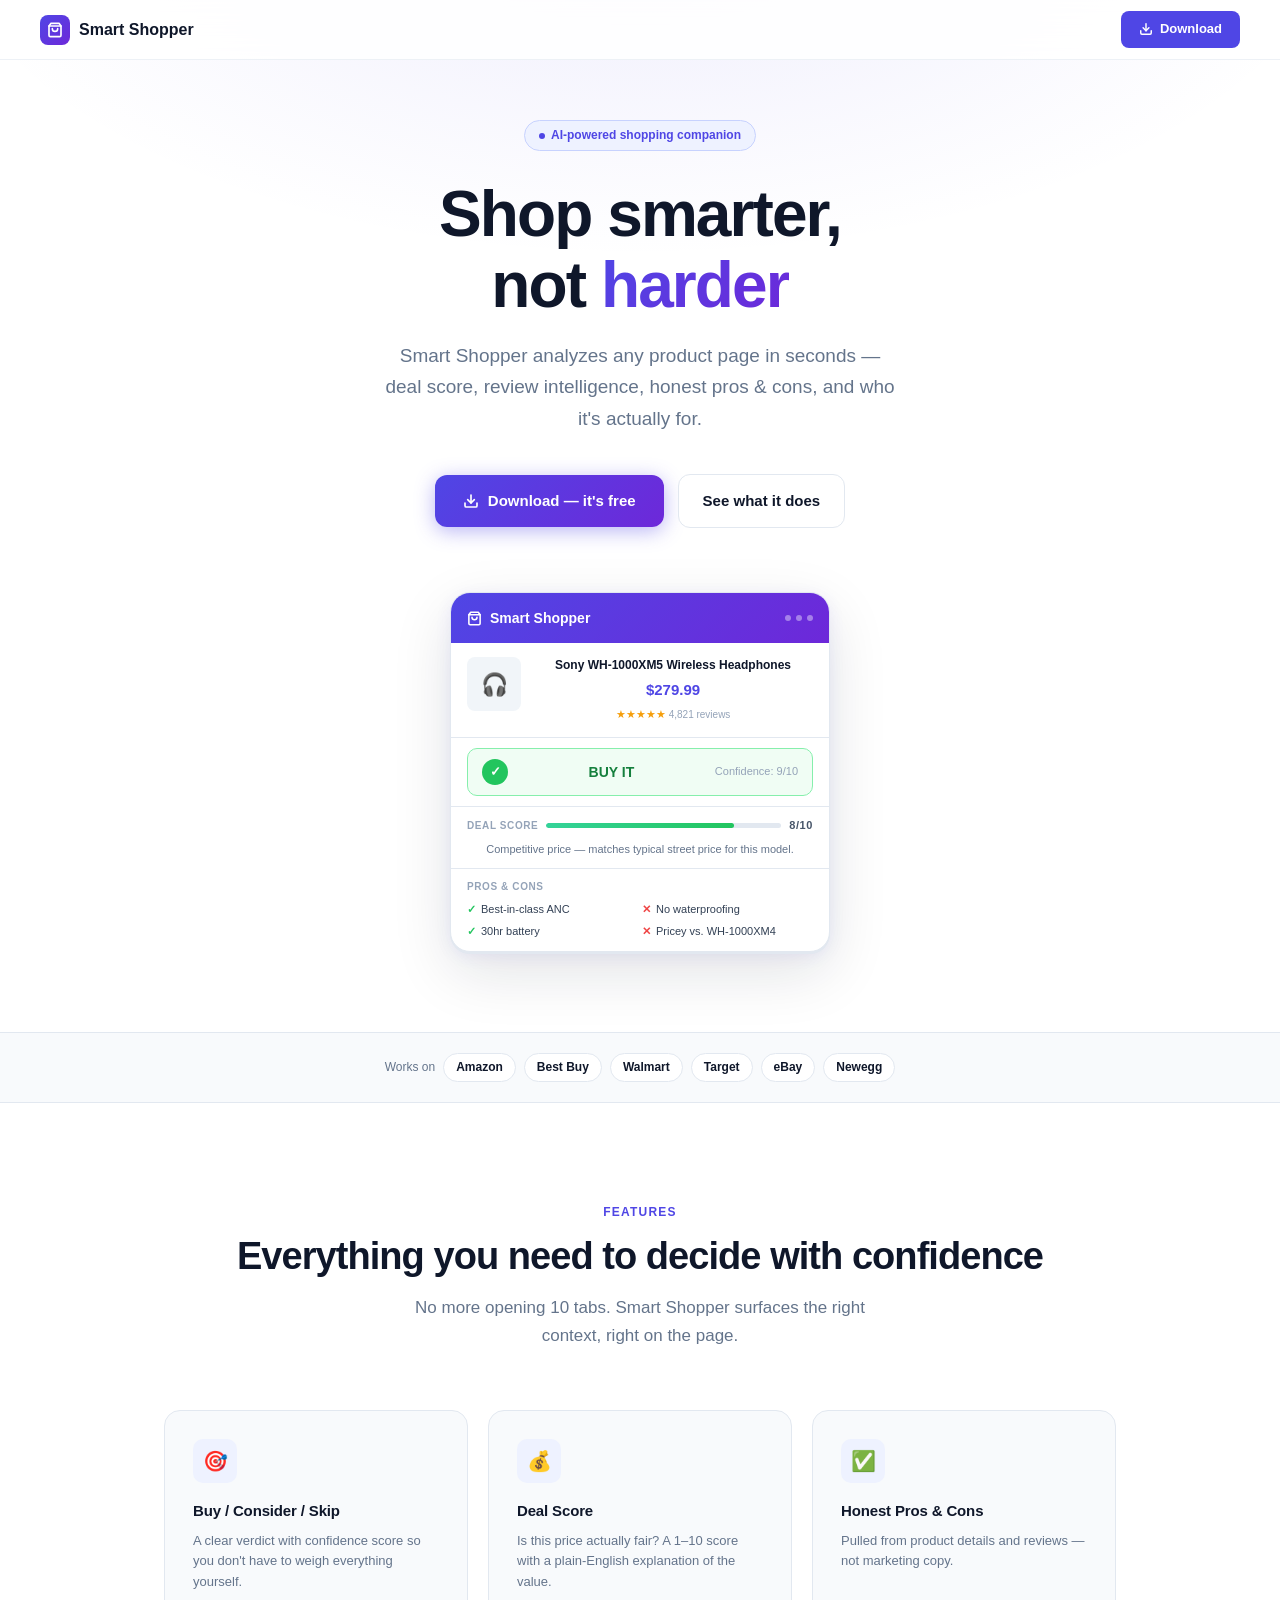
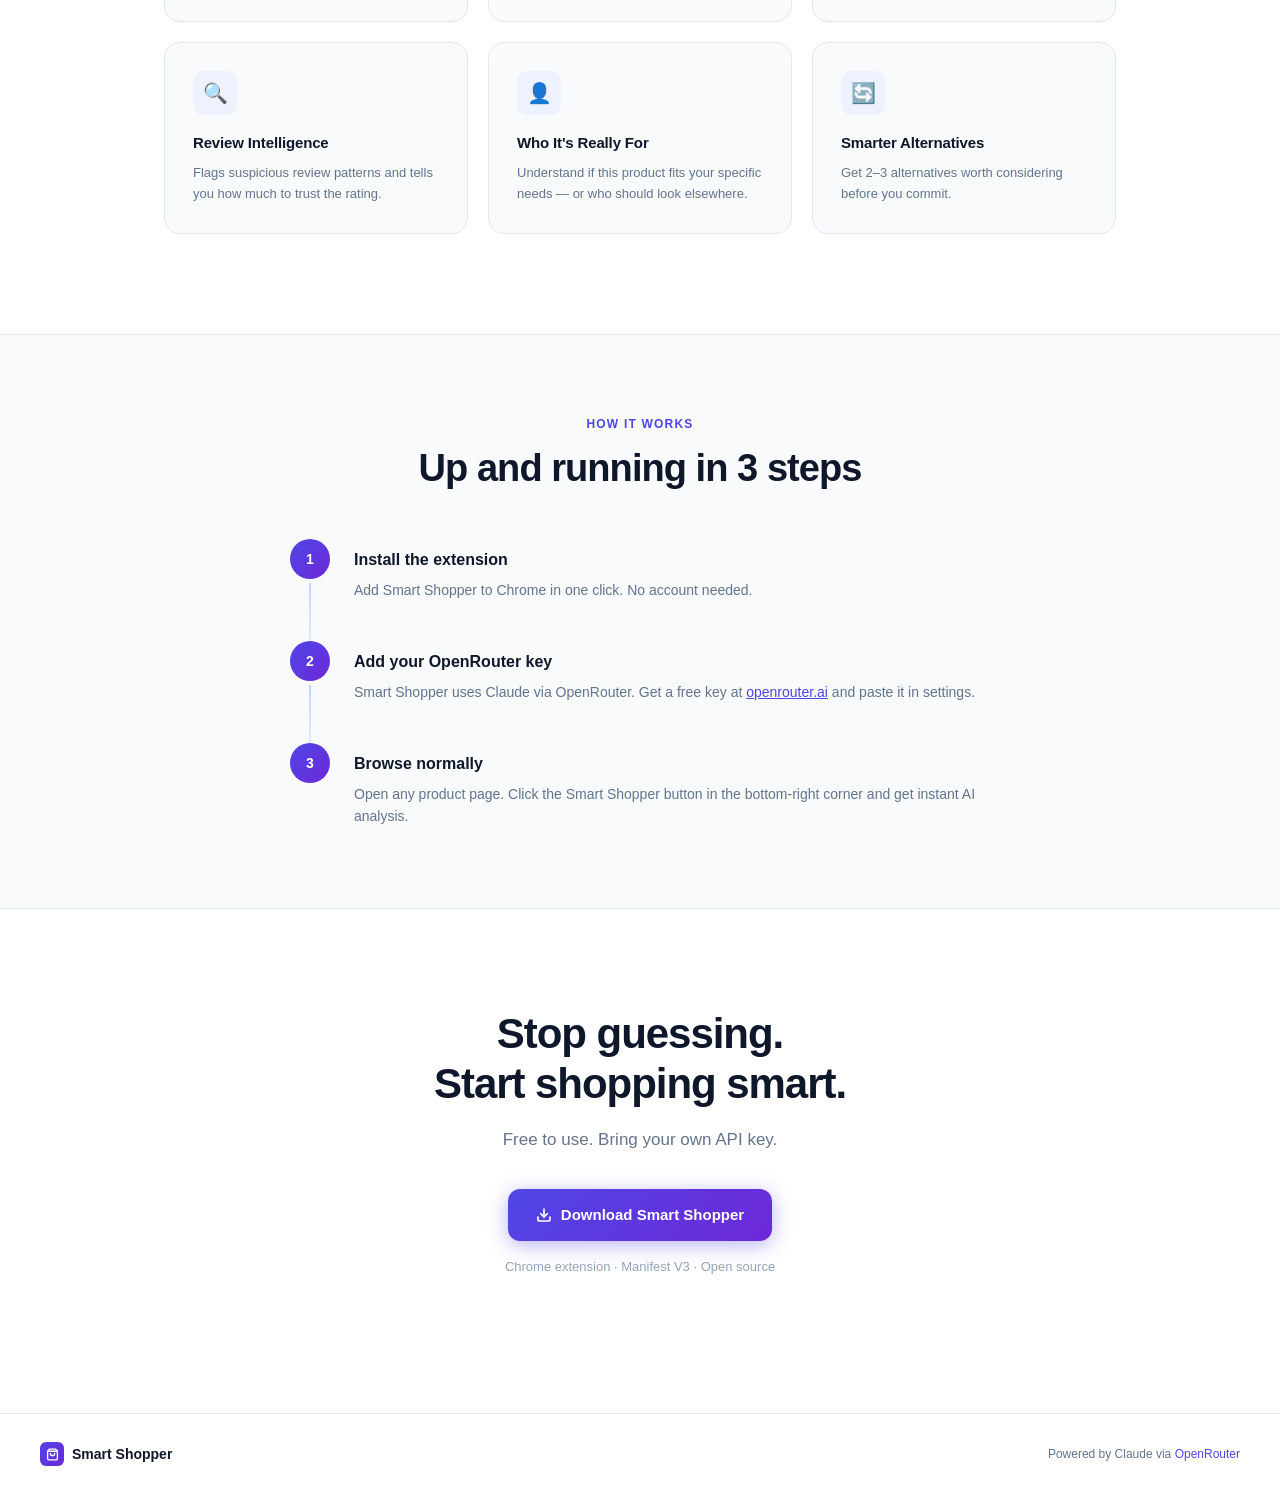
<file: landing/index.html>
<!DOCTYPE html>
<html lang="en">
<head>
  <meta charset="UTF-8" />
  <meta name="viewport" content="width=device-width, initial-scale=1.0" />
  <title>Smart Shopper — AI shopping companion</title>
  <style>
    *, *::before, *::after { box-sizing: border-box; margin: 0; padding: 0; }

    :root {
      --indigo: #4f46e5;
      --indigo-dark: #4338ca;
      --violet: #6d28d9;
      --text: #0f172a;
      --muted: #64748b;
      --border: #e2e8f0;
      --bg: #ffffff;
      --bg-soft: #f8fafc;
    }

    html { scroll-behavior: smooth; }

    body {
      font-family: -apple-system, BlinkMacSystemFont, 'Segoe UI', Roboto, sans-serif;
      color: var(--text);
      background: var(--bg);
      line-height: 1.6;
      -webkit-font-smoothing: antialiased;
    }

    /* ── Nav ─────────────────────────────────────────── */
    nav {
      position: fixed;
      top: 0; left: 0; right: 0;
      z-index: 100;
      display: flex;
      align-items: center;
      justify-content: space-between;
      padding: 0 40px;
      height: 60px;
      background: rgba(255,255,255,0.85);
      backdrop-filter: blur(12px);
      border-bottom: 1px solid rgba(226,232,240,0.6);
    }
    .nav-logo {
      display: flex;
      align-items: center;
      gap: 9px;
      font-weight: 700;
      font-size: 16px;
      color: var(--text);
      text-decoration: none;
    }
    .nav-logo-icon {
      width: 30px; height: 30px;
      background: linear-gradient(135deg, var(--indigo), var(--violet));
      border-radius: 8px;
      display: flex;
      align-items: center;
      justify-content: center;
      color: white;
    }
    .nav-cta {
      display: inline-flex;
      align-items: center;
      gap: 7px;
      padding: 8px 18px;
      background: var(--indigo);
      color: #fff;
      border-radius: 8px;
      font-size: 13px;
      font-weight: 600;
      text-decoration: none;
      transition: background 0.15s, transform 0.1s;
    }
    .nav-cta:hover { background: var(--indigo-dark); transform: translateY(-1px); }

    /* ── Hero ────────────────────────────────────────── */
    .hero {
      min-height: 100vh;
      display: flex;
      flex-direction: column;
      align-items: center;
      justify-content: center;
      text-align: center;
      padding: 120px 24px 80px;
      background: radial-gradient(ellipse 80% 50% at 50% -10%, rgba(79,70,229,0.1) 0%, transparent 70%);
    }
    .hero-badge {
      display: inline-flex;
      align-items: center;
      gap: 6px;
      padding: 5px 14px;
      background: #eef2ff;
      color: var(--indigo);
      border-radius: 99px;
      font-size: 12px;
      font-weight: 600;
      margin-bottom: 28px;
      border: 1px solid #c7d2fe;
    }
    .hero-badge-dot {
      width: 6px; height: 6px;
      background: var(--indigo);
      border-radius: 50%;
      animation: pulse 2s infinite;
    }
    @keyframes pulse {
      0%, 100% { opacity: 1; }
      50% { opacity: 0.4; }
    }
    .hero h1 {
      font-size: clamp(36px, 6vw, 64px);
      font-weight: 800;
      letter-spacing: -0.03em;
      line-height: 1.1;
      max-width: 720px;
      margin-bottom: 20px;
    }
    .hero h1 em {
      font-style: normal;
      background: linear-gradient(135deg, var(--indigo), var(--violet));
      -webkit-background-clip: text;
      -webkit-text-fill-color: transparent;
      background-clip: text;
    }
    .hero-sub {
      font-size: clamp(16px, 2vw, 19px);
      color: var(--muted);
      max-width: 520px;
      margin-bottom: 40px;
      line-height: 1.65;
    }
    .hero-actions {
      display: flex;
      align-items: center;
      gap: 14px;
      flex-wrap: wrap;
      justify-content: center;
      margin-bottom: 64px;
    }
    .btn-primary {
      display: inline-flex;
      align-items: center;
      gap: 9px;
      padding: 14px 28px;
      background: linear-gradient(135deg, var(--indigo), var(--violet));
      color: #fff;
      border-radius: 12px;
      font-size: 15px;
      font-weight: 700;
      text-decoration: none;
      box-shadow: 0 4px 20px rgba(79,70,229,0.4);
      transition: transform 0.15s, box-shadow 0.15s;
    }
    .btn-primary:hover {
      transform: translateY(-2px);
      box-shadow: 0 8px 28px rgba(79,70,229,0.5);
    }
    .btn-secondary {
      display: inline-flex;
      align-items: center;
      gap: 8px;
      padding: 14px 24px;
      background: var(--bg);
      color: var(--text);
      border-radius: 12px;
      font-size: 15px;
      font-weight: 600;
      text-decoration: none;
      border: 1.5px solid var(--border);
      transition: border-color 0.15s, background 0.15s;
    }
    .btn-secondary:hover { border-color: #a5b4fc; background: #fafbff; }

    /* ── Panel preview ───────────────────────────────── */
    .hero-preview {
      width: 100%;
      max-width: 380px;
      background: #fff;
      border-radius: 20px;
      box-shadow: 0 2px 0 0 #e2e8f0, 0 20px 60px rgba(15,23,42,0.12), 0 4px 16px rgba(79,70,229,0.08);
      overflow: hidden;
      border: 1px solid var(--border);
    }
    .preview-header {
      padding: 14px 16px;
      background: linear-gradient(135deg, var(--indigo), var(--violet));
      color: #fff;
      display: flex;
      align-items: center;
      justify-content: space-between;
    }
    .preview-header-logo {
      display: flex;
      align-items: center;
      gap: 8px;
      font-weight: 700;
      font-size: 14px;
    }
    .preview-header-dots { display: flex; gap: 5px; }
    .preview-header-dots span {
      width: 6px; height: 6px;
      background: rgba(255,255,255,0.4);
      border-radius: 50%;
    }
    .preview-product {
      display: flex;
      gap: 12px;
      padding: 14px 16px;
      border-bottom: 1px solid var(--border);
      background: #fff;
    }
    .preview-thumb {
      width: 54px; height: 54px;
      background: #f1f5f9;
      border-radius: 8px;
      flex-shrink: 0;
      display: flex;
      align-items: center;
      justify-content: center;
      font-size: 22px;
    }
    .preview-product-info { flex: 1; }
    .preview-product-name {
      font-size: 12px;
      font-weight: 600;
      color: var(--text);
      margin-bottom: 4px;
      line-height: 1.35;
    }
    .preview-product-price { font-size: 15px; font-weight: 700; color: var(--indigo); margin-bottom: 4px; }
    .preview-stars { color: #f59e0b; font-size: 11px; }
    .preview-verdict {
      display: flex;
      align-items: center;
      gap: 10px;
      margin: 10px 16px;
      padding: 10px 14px;
      background: #f0fdf4;
      border: 1.5px solid #86efac;
      border-radius: 10px;
    }
    .preview-verdict-badge {
      width: 26px; height: 26px;
      background: #22c55e;
      border-radius: 50%;
      display: flex;
      align-items: center;
      justify-content: center;
      color: #fff;
      font-size: 13px;
      font-weight: 700;
      flex-shrink: 0;
    }
    .preview-verdict-label { font-size: 14px; font-weight: 800; color: #15803d; flex: 1; }
    .preview-verdict-conf { font-size: 11px; color: #94a3b8; }
    .preview-row {
      padding: 10px 16px;
      border-top: 1px solid var(--border);
    }
    .preview-row-label {
      font-size: 10px;
      font-weight: 700;
      text-transform: uppercase;
      letter-spacing: 0.06em;
      color: #94a3b8;
      margin-bottom: 6px;
      display: flex;
      align-items: center;
      gap: 8px;
    }
    .preview-bar-wrap { flex: 1; height: 5px; background: #e2e8f0; border-radius: 99px; overflow: hidden; }
    .preview-bar { height: 100%; background: linear-gradient(90deg, #34d399, #22c55e); border-radius: 99px; }
    .preview-score { font-size: 11px; font-weight: 700; color: #475569; }
    .preview-pros-cons {
      display: grid;
      grid-template-columns: 1fr 1fr;
      gap: 4px;
    }
    .preview-item {
      display: flex;
      gap: 5px;
      font-size: 11px;
      color: #334155;
      align-items: flex-start;
    }
    .preview-check { color: #22c55e; font-weight: 700; }
    .preview-x     { color: #ef4444; font-weight: 700; }

    /* ── Sites ───────────────────────────────────────── */
    .sites-strip {
      padding: 20px 40px;
      border-top: 1px solid var(--border);
      border-bottom: 1px solid var(--border);
      background: var(--bg-soft);
      display: flex;
      align-items: center;
      justify-content: center;
      gap: 8px;
      flex-wrap: wrap;
    }
    .sites-strip-label { font-size: 12px; color: var(--muted); font-weight: 500; }
    .site-pill {
      font-size: 12px;
      font-weight: 600;
      padding: 4px 12px;
      background: #fff;
      border: 1px solid var(--border);
      border-radius: 99px;
      color: var(--text);
    }

    /* ── Features ────────────────────────────────────── */
    .features {
      padding: 100px 24px;
      max-width: 1000px;
      margin: 0 auto;
    }
    .section-label {
      font-size: 12px;
      font-weight: 700;
      text-transform: uppercase;
      letter-spacing: 0.1em;
      color: var(--indigo);
      text-align: center;
      margin-bottom: 12px;
    }
    .section-title {
      font-size: clamp(26px, 4vw, 38px);
      font-weight: 800;
      letter-spacing: -0.025em;
      text-align: center;
      margin-bottom: 14px;
      line-height: 1.2;
    }
    .section-sub {
      font-size: 17px;
      color: var(--muted);
      text-align: center;
      max-width: 500px;
      margin: 0 auto 60px;
      line-height: 1.65;
    }
    .features-grid {
      display: grid;
      grid-template-columns: repeat(auto-fit, minmax(280px, 1fr));
      gap: 20px;
    }
    .feature-card {
      padding: 28px;
      background: var(--bg-soft);
      border-radius: 16px;
      border: 1px solid var(--border);
      transition: border-color 0.2s, box-shadow 0.2s;
    }
    .feature-card:hover {
      border-color: #a5b4fc;
      box-shadow: 0 4px 20px rgba(79,70,229,0.08);
    }
    .feature-icon {
      width: 44px; height: 44px;
      background: #eef2ff;
      border-radius: 10px;
      display: flex;
      align-items: center;
      justify-content: center;
      font-size: 20px;
      margin-bottom: 16px;
    }
    .feature-card h3 {
      font-size: 15px;
      font-weight: 700;
      margin-bottom: 8px;
      letter-spacing: -0.01em;
    }
    .feature-card p { font-size: 13px; color: var(--muted); line-height: 1.6; }

    /* ── How it works ────────────────────────────────── */
    .how {
      padding: 80px 24px;
      background: var(--bg-soft);
      border-top: 1px solid var(--border);
      border-bottom: 1px solid var(--border);
    }
    .how-inner {
      max-width: 700px;
      margin: 0 auto;
    }
    .steps {
      display: flex;
      flex-direction: column;
      gap: 0;
      margin-top: 48px;
    }
    .step {
      display: flex;
      gap: 24px;
      align-items: flex-start;
      position: relative;
    }
    .step:not(:last-child)::after {
      content: '';
      position: absolute;
      left: 19px;
      top: 44px;
      width: 2px;
      height: calc(100% - 4px);
      background: linear-gradient(to bottom, #c7d2fe, transparent);
    }
    .step-num {
      width: 40px; height: 40px;
      background: linear-gradient(135deg, var(--indigo), var(--violet));
      color: #fff;
      border-radius: 50%;
      display: flex;
      align-items: center;
      justify-content: center;
      font-size: 14px;
      font-weight: 800;
      flex-shrink: 0;
      z-index: 1;
    }
    .step-body { padding: 8px 0 40px; }
    .step-body h3 { font-size: 16px; font-weight: 700; margin-bottom: 6px; }
    .step-body p { font-size: 14px; color: var(--muted); line-height: 1.6; }

    /* ── CTA ─────────────────────────────────────────── */
    .cta {
      padding: 100px 24px;
      text-align: center;
    }
    .cta h2 {
      font-size: clamp(28px, 4vw, 42px);
      font-weight: 800;
      letter-spacing: -0.025em;
      margin-bottom: 16px;
      line-height: 1.2;
    }
    .cta p { font-size: 17px; color: var(--muted); margin-bottom: 36px; }

    /* ── Footer ──────────────────────────────────────── */
    footer {
      padding: 28px 40px;
      border-top: 1px solid var(--border);
      display: flex;
      align-items: center;
      justify-content: space-between;
      flex-wrap: wrap;
      gap: 12px;
    }
    .footer-logo {
      display: flex;
      align-items: center;
      gap: 8px;
      font-weight: 700;
      font-size: 14px;
      color: var(--text);
    }
    .footer-note { font-size: 12px; color: var(--muted); }
    .footer-note a { color: var(--indigo); text-decoration: none; }
    .footer-note a:hover { text-decoration: underline; }

    @media (max-width: 600px) {
      nav { padding: 0 20px; }
      .hero { padding: 100px 20px 60px; }
      .features { padding: 64px 20px; }
      footer { padding: 24px 20px; }
      .sites-strip { padding: 16px 20px; }
    }
  </style>
</head>
<body>

  <!-- Nav -->
  <nav>
    <a class="nav-logo" href="#">
      <div class="nav-logo-icon">
        <svg width="16" height="16" viewBox="0 0 24 24" fill="none" stroke="white" stroke-width="2.5" stroke-linecap="round" stroke-linejoin="round">
          <path d="M6 2L3 6v14a2 2 0 002 2h14a2 2 0 002-2V6l-3-4z"/>
          <line x1="3" y1="6" x2="21" y2="6"/>
          <path d="M16 10a4 4 0 01-8 0"/>
        </svg>
      </div>
      Smart Shopper
    </a>
    <a class="nav-cta" href="https://github.com/annnsvm/ai-week-project4-smart-shopper-anna/archive/refs/heads/main.zip">
      <svg width="14" height="14" viewBox="0 0 24 24" fill="none" stroke="currentColor" stroke-width="2.5" stroke-linecap="round" stroke-linejoin="round"><path d="M21 15v4a2 2 0 01-2 2H5a2 2 0 01-2-2v-4"/><polyline points="7 10 12 15 17 10"/><line x1="12" y1="15" x2="12" y2="3"/></svg>
      Download
    </a>
  </nav>

  <!-- Hero -->
  <section class="hero">
    <div class="hero-badge">
      <span class="hero-badge-dot"></span>
      AI-powered shopping companion
    </div>

    <h1>Shop smarter,<br />not <em>harder</em></h1>

    <p class="hero-sub">
      Smart Shopper analyzes any product page in seconds — deal score, review intelligence, honest pros & cons, and who it's actually for.
    </p>

    <div class="hero-actions">
      <a class="btn-primary" href="#install">
        <svg width="16" height="16" viewBox="0 0 24 24" fill="none" stroke="currentColor" stroke-width="2.5" stroke-linecap="round" stroke-linejoin="round"><path d="M21 15v4a2 2 0 01-2 2H5a2 2 0 01-2-2v-4"/><polyline points="7 10 12 15 17 10"/><line x1="12" y1="15" x2="12" y2="3"/></svg>
        Download — it's free
      </a>
      <a class="btn-secondary" href="#features">See what it does</a>
    </div>

    <!-- Panel mockup -->
    <div class="hero-preview">
      <div class="preview-header">
        <div class="preview-header-logo">
          <svg width="15" height="15" viewBox="0 0 24 24" fill="none" stroke="white" stroke-width="2.5" stroke-linecap="round" stroke-linejoin="round">
            <path d="M6 2L3 6v14a2 2 0 002 2h14a2 2 0 002-2V6l-3-4z"/>
            <line x1="3" y1="6" x2="21" y2="6"/>
            <path d="M16 10a4 4 0 01-8 0"/>
          </svg>
          Smart Shopper
        </div>
        <div class="preview-header-dots">
          <span></span><span></span><span></span>
        </div>
      </div>

      <div class="preview-product">
        <div class="preview-thumb">🎧</div>
        <div class="preview-product-info">
          <div class="preview-product-name">Sony WH-1000XM5 Wireless Headphones</div>
          <div class="preview-product-price">$279.99</div>
          <div class="preview-stars">★★★★★ <span style="color:#94a3b8;font-size:10px">4,821 reviews</span></div>
        </div>
      </div>

      <div class="preview-verdict">
        <div class="preview-verdict-badge">✓</div>
        <div class="preview-verdict-label">BUY IT</div>
        <div class="preview-verdict-conf">Confidence: 9/10</div>
      </div>

      <div class="preview-row">
        <div class="preview-row-label">
          Deal Score
          <div class="preview-bar-wrap"><div class="preview-bar" style="width:80%"></div></div>
          <span class="preview-score">8/10</span>
        </div>
        <div style="font-size:11px;color:#64748b">Competitive price — matches typical street price for this model.</div>
      </div>

      <div class="preview-row">
        <div class="preview-row-label">Pros & Cons</div>
        <div class="preview-pros-cons">
          <div class="preview-item"><span class="preview-check">✓</span> Best-in-class ANC</div>
          <div class="preview-item"><span class="preview-x">✕</span> No waterproofing</div>
          <div class="preview-item"><span class="preview-check">✓</span> 30hr battery</div>
          <div class="preview-item"><span class="preview-x">✕</span> Pricey vs. WH-1000XM4</div>
        </div>
      </div>
    </div>
  </section>

  <!-- Supported sites -->
  <div class="sites-strip">
    <span class="sites-strip-label">Works on</span>
    <span class="site-pill">Amazon</span>
    <span class="site-pill">Best Buy</span>
    <span class="site-pill">Walmart</span>
    <span class="site-pill">Target</span>
    <span class="site-pill">eBay</span>
    <span class="site-pill">Newegg</span>
  </div>

  <!-- Features -->
  <section class="features" id="features">
    <div class="section-label">Features</div>
    <h2 class="section-title">Everything you need to decide with confidence</h2>
    <p class="section-sub">No more opening 10 tabs. Smart Shopper surfaces the right context, right on the page.</p>

    <div class="features-grid">
      <div class="feature-card">
        <div class="feature-icon">🎯</div>
        <h3>Buy / Consider / Skip</h3>
        <p>A clear verdict with confidence score so you don't have to weigh everything yourself.</p>
      </div>
      <div class="feature-card">
        <div class="feature-icon">💰</div>
        <h3>Deal Score</h3>
        <p>Is this price actually fair? A 1–10 score with a plain-English explanation of the value.</p>
      </div>
      <div class="feature-card">
        <div class="feature-icon">✅</div>
        <h3>Honest Pros & Cons</h3>
        <p>Pulled from product details and reviews — not marketing copy.</p>
      </div>
      <div class="feature-card">
        <div class="feature-icon">🔍</div>
        <h3>Review Intelligence</h3>
        <p>Flags suspicious review patterns and tells you how much to trust the rating.</p>
      </div>
      <div class="feature-card">
        <div class="feature-icon">👤</div>
        <h3>Who It's Really For</h3>
        <p>Understand if this product fits your specific needs — or who should look elsewhere.</p>
      </div>
      <div class="feature-card">
        <div class="feature-icon">🔄</div>
        <h3>Smarter Alternatives</h3>
        <p>Get 2–3 alternatives worth considering before you commit.</p>
      </div>
    </div>
  </section>

  <!-- How it works -->
  <section class="how">
    <div class="how-inner">
      <div class="section-label">How it works</div>
      <h2 class="section-title" style="text-align:center">Up and running in 3 steps</h2>

      <div class="steps">
        <div class="step">
          <div class="step-num">1</div>
          <div class="step-body">
            <h3>Install the extension</h3>
            <p>Add Smart Shopper to Chrome in one click. No account needed.</p>
          </div>
        </div>
        <div class="step">
          <div class="step-num">2</div>
          <div class="step-body">
            <h3>Add your OpenRouter key</h3>
            <p>Smart Shopper uses Claude via OpenRouter. Get a free key at <a href="https://openrouter.ai/keys" target="_blank" style="color:var(--indigo)">openrouter.ai</a> and paste it in settings.</p>
          </div>
        </div>
        <div class="step">
          <div class="step-num">3</div>
          <div class="step-body" style="padding-bottom:0">
            <h3>Browse normally</h3>
            <p>Open any product page. Click the Smart Shopper button in the bottom-right corner and get instant AI analysis.</p>
          </div>
        </div>
      </div>
    </div>
  </section>

  <!-- CTA -->
  <section class="cta" id="install">
    <h2>Stop guessing.<br />Start shopping smart.</h2>
    <p>Free to use. Bring your own API key.</p>
    <a class="btn-primary" href="https://github.com/annnsvm/ai-week-project4-smart-shopper-anna/archive/refs/heads/main.zip">
      <svg width="16" height="16" viewBox="0 0 24 24" fill="none" stroke="currentColor" stroke-width="2.5" stroke-linecap="round" stroke-linejoin="round"><path d="M21 15v4a2 2 0 01-2 2H5a2 2 0 01-2-2v-4"/><polyline points="7 10 12 15 17 10"/><line x1="12" y1="15" x2="12" y2="3"/></svg>
      Download Smart Shopper
    </a>
    <p style="margin-top:16px;font-size:13px;color:#94a3b8">
      Chrome extension · Manifest V3 · Open source
    </p>
  </section>

  <!-- Footer -->
  <footer>
    <div class="footer-logo">
      <div style="width:24px;height:24px;background:linear-gradient(135deg,#4f46e5,#6d28d9);border-radius:6px;display:flex;align-items:center;justify-content:center;">
        <svg width="13" height="13" viewBox="0 0 24 24" fill="none" stroke="white" stroke-width="2.5" stroke-linecap="round" stroke-linejoin="round">
          <path d="M6 2L3 6v14a2 2 0 002 2h14a2 2 0 002-2V6l-3-4z"/>
          <line x1="3" y1="6" x2="21" y2="6"/>
          <path d="M16 10a4 4 0 01-8 0"/>
        </svg>
      </div>
      Smart Shopper
    </div>
    <span class="footer-note">Powered by Claude via <a href="https://openrouter.ai" target="_blank">OpenRouter</a></span>
  </footer>

</body>
</html>
</file>
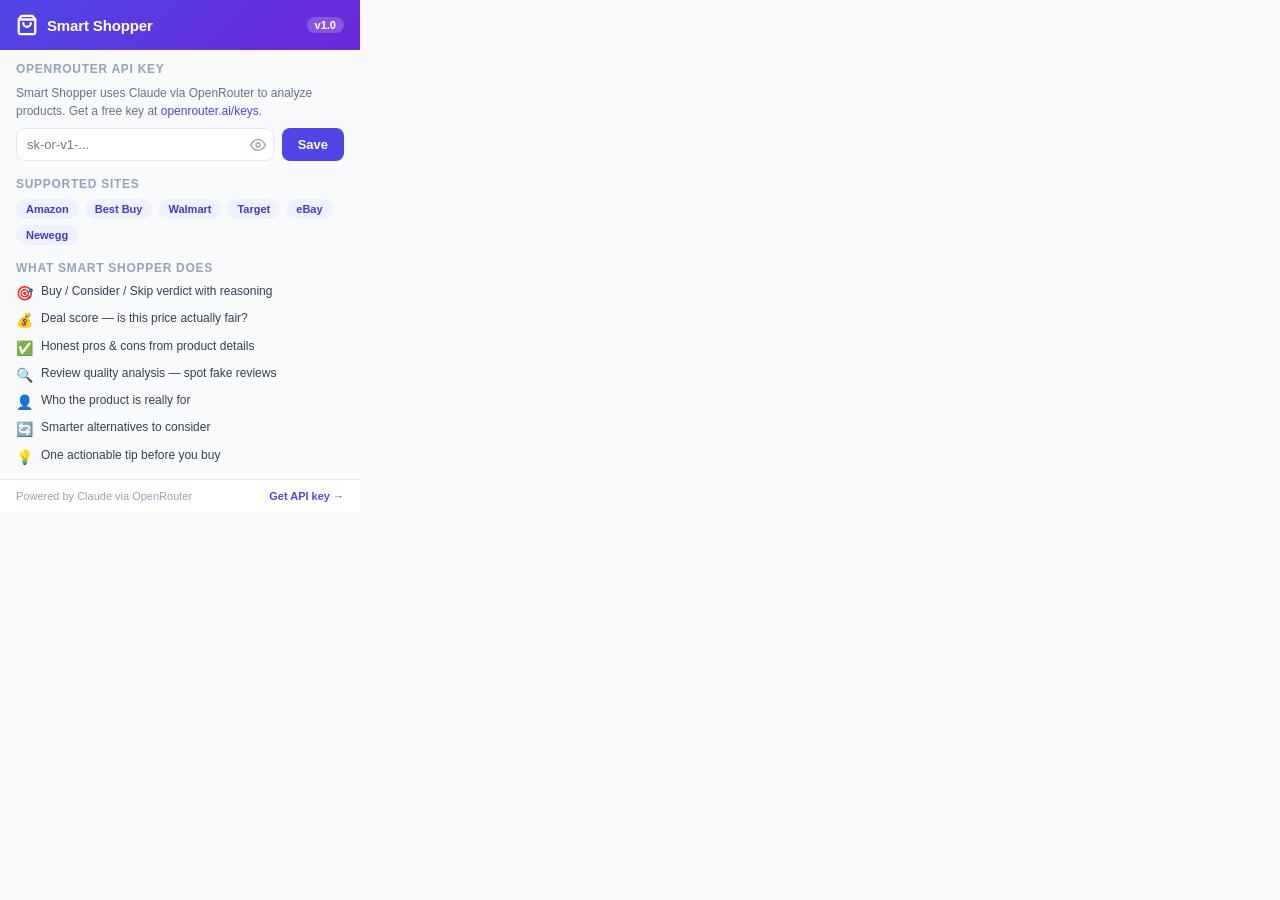
<file: extension/popup.html>
<!DOCTYPE html>
<html lang="en">
<head>
  <meta charset="UTF-8" />
  <meta name="viewport" content="width=device-width, initial-scale=1.0" />
  <title>Smart Shopper</title>
  <link rel="stylesheet" href="popup.css" />
</head>
<body>
  <div class="popup">
    <header class="popup-header">
      <div class="popup-logo">
        <svg width="22" height="22" viewBox="0 0 24 24" fill="none" stroke="currentColor" stroke-width="2.5" stroke-linecap="round" stroke-linejoin="round">
          <path d="M6 2L3 6v14a2 2 0 002 2h14a2 2 0 002-2V6l-3-4z"/>
          <line x1="3" y1="6" x2="21" y2="6"/>
          <path d="M16 10a4 4 0 01-8 0"/>
        </svg>
        <span>Smart Shopper</span>
      </div>
      <span class="popup-version">v1.0</span>
    </header>

    <main class="popup-body">
      <!-- Status banner -->
      <div id="status-banner" class="status-banner status-banner--hidden"></div>

      <!-- API Key section -->
      <section class="section">
        <div class="section-header">
          <h2 class="section-title">OpenRouter API Key</h2>
          <span id="key-status" class="key-status"></span>
        </div>
        <p class="section-desc">
          Smart Shopper uses Claude via OpenRouter to analyze products.
          Get a free key at <a href="https://openrouter.ai/keys" target="_blank">openrouter.ai/keys</a>.
        </p>
        <div class="input-row">
          <div class="input-wrap">
            <input
              type="password"
              id="api-key-input"
              class="input"
              placeholder="sk-or-v1-..."
              autocomplete="off"
              spellcheck="false"
            />
            <button class="input-toggle" id="toggle-visibility" title="Show/hide key">
              <svg id="eye-icon" width="16" height="16" viewBox="0 0 24 24" fill="none" stroke="currentColor" stroke-width="2" stroke-linecap="round" stroke-linejoin="round">
                <path d="M1 12s4-8 11-8 11 8 11 8-4 8-11 8-11-8-11-8z"/><circle cx="12" cy="12" r="3"/>
              </svg>
            </button>
          </div>
          <button class="btn btn--primary" id="save-key-btn">Save</button>
        </div>
      </section>

      <!-- Supported sites -->
      <section class="section">
        <h2 class="section-title">Supported Sites</h2>
        <div class="sites-grid">
          <div class="site-chip">Amazon</div>
          <div class="site-chip">Best Buy</div>
          <div class="site-chip">Walmart</div>
          <div class="site-chip">Target</div>
          <div class="site-chip">eBay</div>
          <div class="site-chip">Newegg</div>
        </div>
      </section>

      <!-- What you get -->
      <section class="section">
        <h2 class="section-title">What Smart Shopper does</h2>
        <ul class="feature-list">
          <li><span class="feat-icon">🎯</span> Buy / Consider / Skip verdict with reasoning</li>
          <li><span class="feat-icon">💰</span> Deal score — is this price actually fair?</li>
          <li><span class="feat-icon">✅</span> Honest pros & cons from product details</li>
          <li><span class="feat-icon">🔍</span> Review quality analysis — spot fake reviews</li>
          <li><span class="feat-icon">👤</span> Who the product is really for</li>
          <li><span class="feat-icon">🔄</span> Smarter alternatives to consider</li>
          <li><span class="feat-icon">💡</span> One actionable tip before you buy</li>
        </ul>
      </section>
    </main>

    <footer class="popup-footer">
      <span>Powered by Claude via OpenRouter</span>
      <a href="https://openrouter.ai/keys" target="_blank">Get API key →</a>
    </footer>
  </div>

  <script src="popup.js"></script>
</body>
</html>
</file>
<file: extension/popup.css>
/* Smart Shopper — popup styles */

*, *::before, *::after { box-sizing: border-box; }

body {
  margin: 0;
  font-family: -apple-system, BlinkMacSystemFont, 'Segoe UI', Roboto, sans-serif;
  font-size: 13px;
  color: #1e293b;
  background: #f8fafc;
  min-width: 340px;
  max-width: 360px;
}

.popup {
  display: flex;
  flex-direction: column;
  min-height: 100%;
}

/* ── Header ─────────────────────────────────────────────────── */
.popup-header {
  display: flex;
  align-items: center;
  justify-content: space-between;
  padding: 14px 16px;
  background: linear-gradient(135deg, #4f46e5 0%, #6d28d9 100%);
  color: #fff;
}
.popup-logo {
  display: flex;
  align-items: center;
  gap: 9px;
  font-weight: 700;
  font-size: 15px;
  letter-spacing: -0.01em;
}
.popup-version {
  font-size: 11px;
  background: rgba(255,255,255,0.2);
  padding: 2px 8px;
  border-radius: 99px;
  font-weight: 600;
}

/* ── Body ───────────────────────────────────────────────────── */
.popup-body {
  flex: 1;
  padding: 12px 16px;
  display: flex;
  flex-direction: column;
  gap: 16px;
}

/* ── Status banner ──────────────────────────────────────────── */
.status-banner {
  padding: 9px 12px;
  border-radius: 8px;
  font-size: 12px;
  font-weight: 600;
  text-align: center;
  transition: opacity 0.2s;
}
.status-banner--hidden { display: none; }
.status-banner--success { background: #dcfce7; color: #166534; display: block; }
.status-banner--error   { background: #fee2e2; color: #991b1b; display: block; }

/* ── Sections ───────────────────────────────────────────────── */
.section { display: flex; flex-direction: column; gap: 8px; }

.section-header {
  display: flex;
  align-items: center;
  justify-content: space-between;
}
.section-title {
  font-size: 12px;
  font-weight: 700;
  text-transform: uppercase;
  letter-spacing: 0.06em;
  color: #94a3b8;
  margin: 0;
}
.section-desc {
  font-size: 12px;
  color: #64748b;
  margin: 0;
  line-height: 1.5;
}
.section-desc a { color: #4f46e5; text-decoration: none; }
.section-desc a:hover { text-decoration: underline; }

/* ── Key status indicator ───────────────────────────────────── */
.key-status {
  font-size: 11px;
  font-weight: 600;
  padding: 2px 9px;
  border-radius: 99px;
}
.key-status--set  { background: #dcfce7; color: #166534; }
.key-status--none { background: #fee2e2; color: #991b1b; }

/* ── Input row ──────────────────────────────────────────────── */
.input-row {
  display: flex;
  gap: 8px;
}
.input-wrap {
  flex: 1;
  position: relative;
}
.input {
  width: 100%;
  padding: 8px 36px 8px 10px;
  border: 1.5px solid #e2e8f0;
  border-radius: 8px;
  font-size: 13px;
  color: #1e293b;
  background: #fff;
  outline: none;
  transition: border-color 0.15s;
}
.input:focus { border-color: #4f46e5; }
.input-toggle {
  position: absolute;
  right: 8px;
  top: 50%;
  transform: translateY(-50%);
  background: none;
  border: none;
  cursor: pointer;
  color: #94a3b8;
  padding: 0;
  display: flex;
  align-items: center;
}
.input-toggle:hover { color: #475569; }

/* ── Buttons ────────────────────────────────────────────────── */
.btn {
  padding: 8px 16px;
  border: none;
  border-radius: 8px;
  font-size: 13px;
  font-weight: 600;
  cursor: pointer;
  white-space: nowrap;
  transition: opacity 0.15s, transform 0.1s;
}
.btn:hover { opacity: 0.88; }
.btn:active { transform: scale(0.97); }
.btn--primary { background: #4f46e5; color: #fff; }

/* ── Sites grid ─────────────────────────────────────────────── */
.sites-grid {
  display: flex;
  flex-wrap: wrap;
  gap: 6px;
}
.site-chip {
  font-size: 11px;
  font-weight: 600;
  padding: 4px 10px;
  background: #eef2ff;
  color: #4338ca;
  border-radius: 99px;
}

/* ── Feature list ───────────────────────────────────────────── */
.feature-list {
  list-style: none;
  margin: 0;
  padding: 0;
  display: flex;
  flex-direction: column;
  gap: 7px;
}
.feature-list li {
  display: flex;
  align-items: flex-start;
  gap: 8px;
  font-size: 12px;
  color: #334155;
  line-height: 1.45;
}
.feat-icon { flex-shrink: 0; font-size: 14px; }

/* ── Footer ─────────────────────────────────────────────────── */
.popup-footer {
  display: flex;
  align-items: center;
  justify-content: space-between;
  padding: 10px 16px;
  border-top: 1px solid #e2e8f0;
  font-size: 11px;
  color: #94a3b8;
  background: #fff;
}
.popup-footer a {
  color: #4f46e5;
  text-decoration: none;
  font-weight: 600;
}
.popup-footer a:hover { text-decoration: underline; }
</file>
